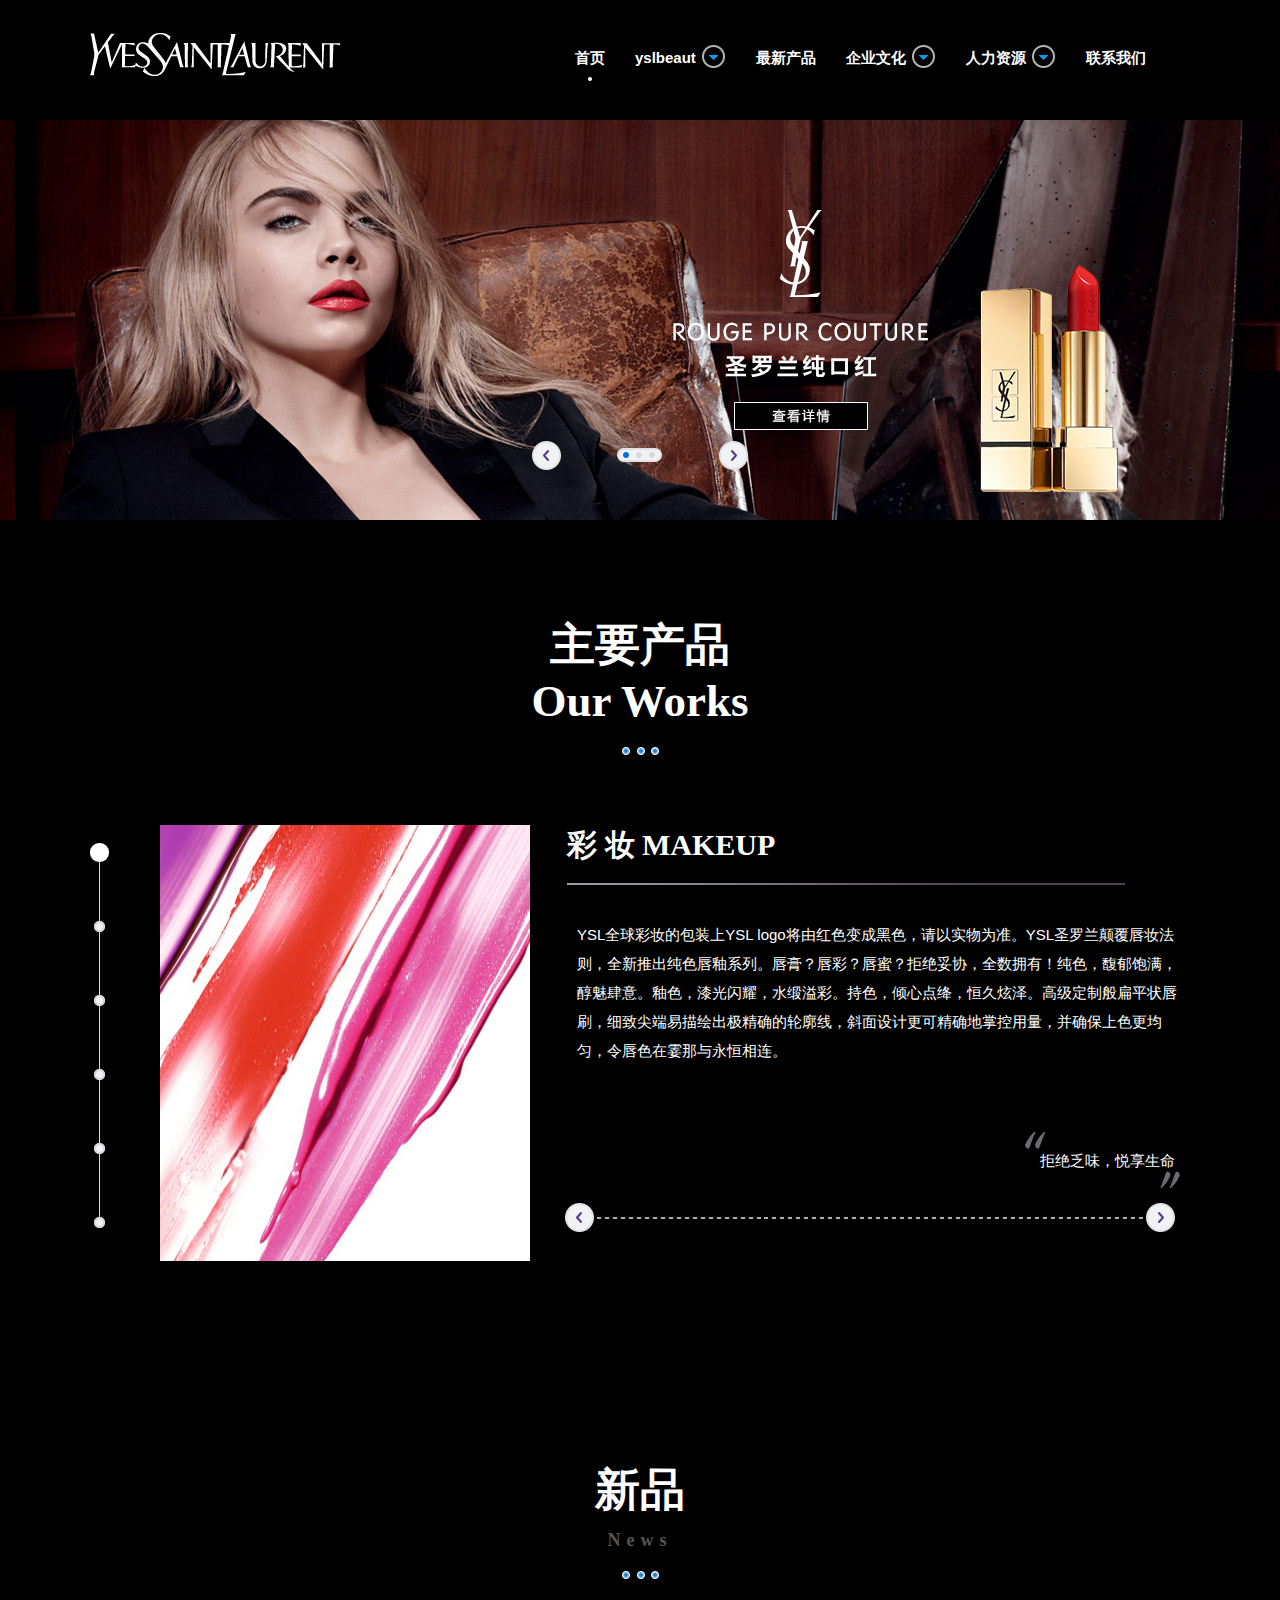
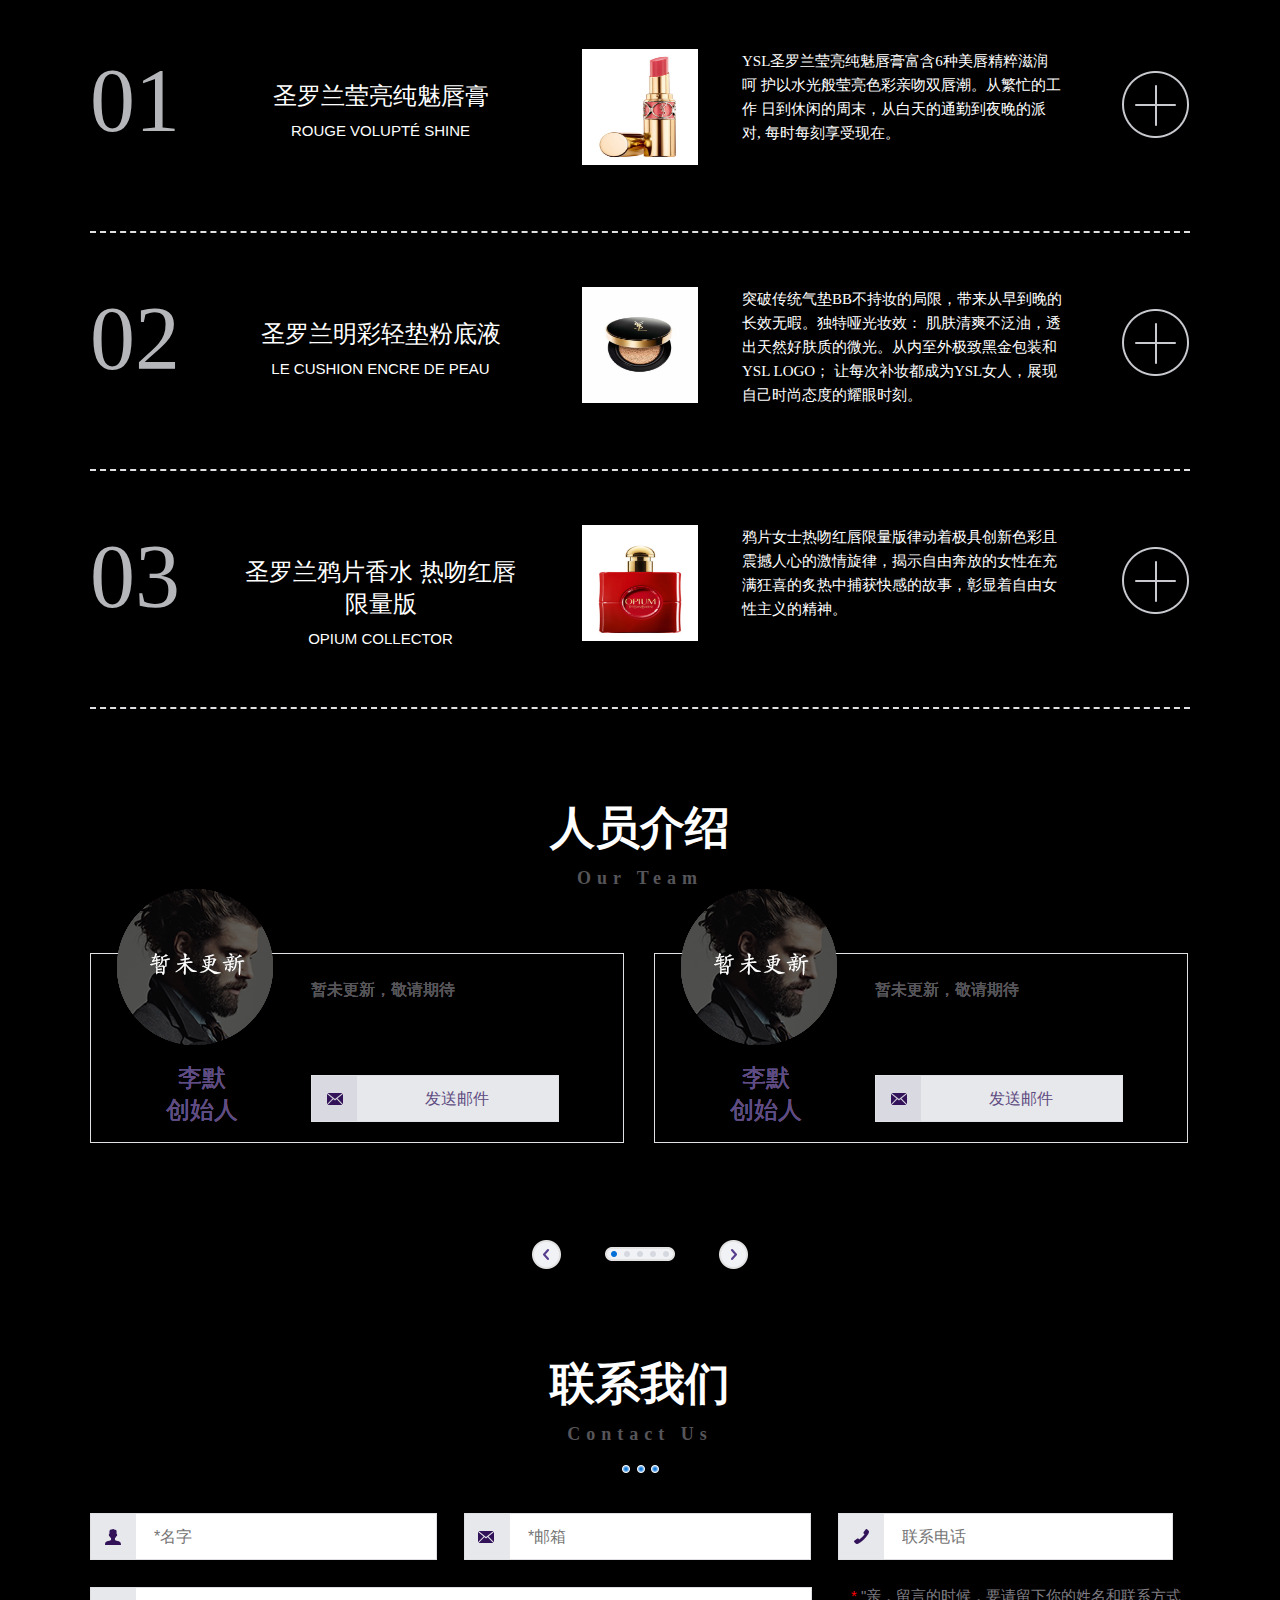
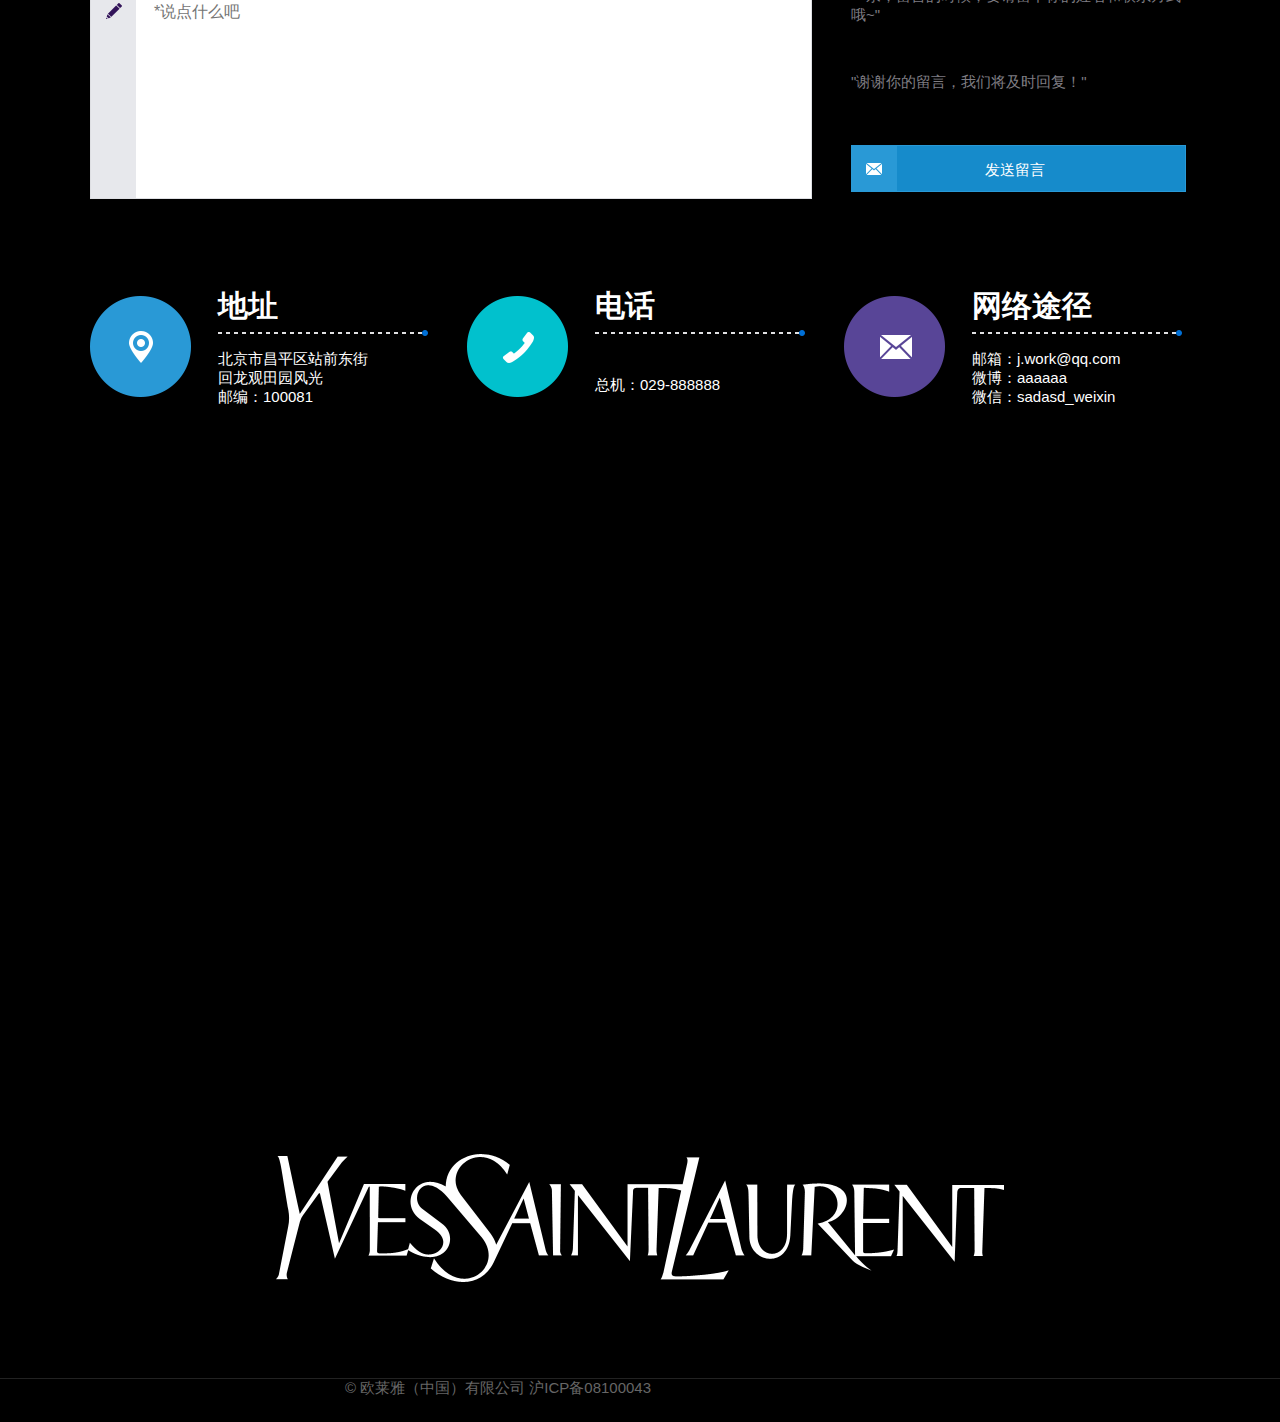
<file: index.html>
<!DOCTYPE html>
<html lang="en">
<head>
    <meta charset="UTF-8">
    <title>Title</title>
    <meta name="keyword" content="">
    <meta name="description" content="">
    <script src="js/jquery-1.8.3.min.js"></script>
    <script src="js/move.js"></script>
    <script src="js/index.js"></script>
    <script src="js/scrollTop.js"></script>
    <link rel="stylesheet" href="css/common.css">
    <link rel="stylesheet" href="css/animate.css">
    <link rel="stylesheet" href="css/index.css">
</head>
<body>
<div id="head" style="height: 120px;"></div>
<div class="ban-box">
    <div class="arrowbox">
        <div class="ban-btn">
            <div class="prev"></div>
            <div class="next"></div>
        </div>
        <div class="arrowcontent">
            <div class="l"></div>
            <div class="middle">
                <span class="now"></span>
                <span></span>
                <span></span>
            </div>
            <div class="r"></div>
        </div>
    </div>
    <div class="banner">
        <div class="ban b1" onclick="window.open('article.html?type=ysl&articleId=2','_self')"></div>
        <div class="ban b2" onclick="window.open('article.html?type=ysl&articleId=1','_self')"></div>
        <div class="ban b3" onclick="window.open('article.html?type=ysl&articleId=4','_self')"></div>
    </div>
</div>
<div class="ban-chanpin">
    <h1>主要产品</h1>
    <h2>Our Works</h2>
    <img src="images/three_points01.png" alt="">
    <div class="content-wrap">
        <div class="now-line">
            <div><i class="i-now"><span></span></i></div>
            <div><i><span></span></i></div>
            <div><i><span></span></i></div>
            <div><i><span></span></i></div>
            <div><i><span></span></i></div>
            <div><i><span></span></i></div>
        </div>
        <div class="connect-box">
            <div class="content con-now">
                <div>
                    <div class="connect-l"><img src="images/MAKEUP_BANNER.jpg" alt=""></div>
                    <div class="connect-r">
                        <h1>彩 妆 MAKEUP</h1>
                        <div class="connect-r-body">
                            <div class="body-top">
                                <p>YSL全球彩妆的包装上YSL
                                    logo将由红色变成黑色，请以实物为准。YSL圣罗兰颠覆唇妆法则，全新推出纯色唇釉系列。唇膏？唇彩？唇蜜？拒绝妥协，全数拥有！纯色，馥郁饱满，醇魅肆意。釉色，漆光闪耀，水缎溢彩。持色，倾心点绛，恒久炫泽。高级定制般扁平状唇刷，细致尖端易描绘出极精确的轮廓线，斜面设计更可精确地掌控用量，并确保上色更均匀，令唇色在霎那与永恒相连。</p>
                            </div>
                            <div class="tips">
                                <img src="images/yinhao_zuo.png" alt="">
                                <p>拒绝乏味，悦享生命</p>
                                <img src="images/yinhao_you.png" alt="">
                            </div>
                        </div>
                    </div>
                </div>
            </div>
            <div class="content">
                <div>
                    <div class="connect-l"><img src="images/OR_ROGUE_0705.jpg" alt=""></div>
                    <div class="connect-r">
                        <h1>护 肤 SKINCARE</h1>
                        <div class="connect-r-body">
                            <div class="body-top">
                                <p>圣罗兰专为底妆用户打造的护肤品，媲美保湿精华的卓越保湿功效，更能平整肤质，打造拥有至高质感的“丝缎肌”。
                                    创新“幻变爆水科技”让粉色凝露状“黑丝缎”在轻触瞬间幻化水感质地，尽享顺滑、滋润的涂抹体验；再推开，水分迅速被吸收，肌肤如同覆盖一层隐形黑丝缎，感受平滑、柔细的肌肤触感。
                                    搭配使用圣罗兰亮颜双效按摩刷，打造清爽哑光/缎面高光两种肌底。</p>
                            </div>
                            <div class="tips">
                                <img src="images/yinhao_zuo.png" alt="">
                                <p>拒绝乏味，悦享生命</p>
                                <img src="images/yinhao_you.png" alt="">
                            </div>
                        </div>


                    </div>
                </div>
            </div>
            <div class="content">
                <div>
                    <div class="connect-l"><img src="images/71cPBLaRV6L._SL1200_.jpg" alt=""></div>
                    <div class="connect-r">
                        <h1>香水 PERFUME</h1>
                        <div class="connect-r-body">
                            <div class="body-top">
                                <p>打开香水，一浪的柑橘和佛手柑香气，流露一阵丰腴的茉莉花香，再被辛辣的康乃馨激活起来。这些芬芳再由云呢拿、琥珀和广藿香狂热地唤醒，撩动灵欲，没药的催情美德打开狂喜。</p>
                            </div>
                        </div>
                        <div class="tips">
                            <img src="images/yinhao_zuo.png" alt="">
                            <p>拒绝乏味，悦享生命</p>
                            <img src="images/yinhao_you.png" alt="">
                        </div>
                    </div>

                </div>
            </div>
            <div class="content">
                <div>
                    <div class="connect-l"><img src="images/00bdd98e-ff66-493e-9a16-8a8d2b86afc6@r_1280w_1280h.jpg"
                                                alt=""></div>
                    <div class="connect-r">
                        <h1>圣罗兰气垫粉底液</h1>
                        <div class="connect-r-body">
                            <div class="body-top">
                                <p>
                                    突破传统气垫BB不持妆的局限，带来从早到晚的长效无暇。独特哑光妆效：肌肤清爽不泛油，透出天然好肤质的微光。从内至外极致黑金包装和YSL
                                    LOGO；让每次补妆都成为YSL女人，展现自己时尚态度的耀眼时刻。</p>
                            </div>
                        </div>
                        <div class="tips">
                            <img src="images/yinhao_zuo.png" alt="">
                            <p>拒绝乏味，悦享生命</p>
                            <img src="images/yinhao_you.png" alt="">
                        </div>

                    </div>
                </div>
            </div>
            <div class="content">
                <div>
                    <div class="connect-l"><img src="images/00030YSL.jpg" alt=""></div>
                    <div class="connect-r">
                        <h1>明星产品</h1>
                        <div class="connect-r-body">
                            <div class="body-top">
                                <p>
                                    “红色是一种宣言，是存在的证明，是女性气质充满张力的演绎。”圣罗兰纯口红，真正为优雅美丽高级定制的口红！融合纯正色彩、耀眼光泽和滋润质地于一身，赋予双唇丝缎般细腻与浓郁的色泽质感。金色方管高定设计，如珠宝般纯粹高贵。无论是身穿优雅晚装或时尚便服，圣罗兰纯口红都能搭配不同形象，成为隐藏于手袋内的一个美妆法宝。</p>
                            </div>
                        </div>

                        <div class="tips">
                            <img src="images/yinhao_zuo.png" alt="">
                            <p>学我所用、学以致用</p>
                            <img src="images/yinhao_you.png" alt="">
                        </div>

                    </div>
                </div>
            </div>
            <div class="content">
                <div>
                    <div class="connect-l"><img src="images/00130YSL_01.jpg" alt=""></div>
                    <div class="connect-r">
                        <h1>尊享礼盒</h1>
                        <div class="connect-r-body">
                            <div class="body-top">
                                <p>礼盒包含：</p>
                                <p>圣罗兰黑丝缎 40ml</p>
                                <p>圣罗兰气垫粉底液 14g（B10、B20色号可选）</p>
                                <p>圣罗兰方管口红迷你装 1#</p>
                                <p>圣罗兰定制化妆袋</p>
                                <p>礼盒价值 1140</p>
                            </div>
                        </div>

                        <div class="tips">
                            <img src="images/yinhao_zuo.png" alt="">
                            <p>学我所用、学以致用</p>
                            <img src="images/yinhao_you.png" alt="">
                        </div>

                    </div>
                </div>
            </div>
        </div>
        <div class="body-mid">
            <div class="body-mid-l"></div>
            <div class="body-mid-r"></div>
        </div>
    </div>
</div>
<div class="ban-chanpin yewu">
    <h1>新品</h1>
    <h2 style="color:#565559;margin-top:10px;font-size: 18px;letter-spacing: 6px">News</h2>
    <img src="images/three_points01.png" alt="">
    <div class="ywjieshao">
        <div class="ywcontent">
            <div class="ywcontent-top">
                <div class="ywcontent-num">01</div>
                <div class="ywcontent-title">
                    <h1>圣罗兰莹亮纯魅唇膏</h1>
                    <p>ROUGE VOLUPTÉ SHINE</p>
                </div>
                <div class="ywcontent-topimg">
                    <img src="images/L9344000U_815.jpg" alt="">
                </div>
                <div class="ywcontent-top-description">
                    <p>YSL圣罗兰莹亮纯魅唇膏富含6种美唇精粹滋润呵
                        护以水光般莹亮色彩亲吻双唇潮。从繁忙的工作
                        日到休闲的周末，从白天的通勤到夜晚的派对, 每时每刻享受现在。</p>
                </div>
                <div class="xiangxi"></div>
            </div>
            <div class="ywcontent-bot">
                <p>YSL圆管唇膏中含有大量的精华保湿成分( 6种美唇保养精粹), 由于温度较大的变化会产生少许的水珠, 属于正常的物理现象, 不会影响唇膏的质量和使用效果, 完全不必担心。</p>
            </div>
        </div>
        <div class="ywcontent">
            <div class="ywcontent-top">
                <div class="ywcontent-num">02</div>
                <div class="ywcontent-title">
                    <h1>圣罗兰明彩轻垫粉底液</h1>
                    <p>LE CUSHION ENCRE DE PEAU</p>
                </div>
                <div class="ywcontent-topimg">
                    <img src="images/F6599100U_01.jpg" alt="">
                </div>
                <div class="ywcontent-top-description">
                    <p>突破传统气垫BB不持妆的局限，带来从早到晚的长效无暇。独特哑光妆效：
                        肌肤清爽不泛油，透出天然好肤质的微光。从内至外极致黑金包装和YSL LOGO；
                        让每次补妆都成为YSL女人，展现自己时尚态度的耀眼时刻。</p>
                </div>
                <div class="xiangxi"></div>
            </div>
            <div class="ywcontent-bot">
                <p>B10 象牙白色 适合皮肤天生极度白皙的女生</p>
                <p>B20 透亮白色 全亚洲最热卖色号适合大部分消费者 打造透亮白皙的妆效（主推色号）</p>
                <p>B30 适合自然肤色，并追求自然妆感的女生</p>
                <p>B40 适合健康小麦肤色的女生</p>

            </div>
        </div>
        <div class="ywcontent">
            <div class="ywcontent-top">
                <div class="ywcontent-num">03</div>
                <div class="ywcontent-title">
                    <h1>圣罗兰鸦片香水 热吻红唇限量版</h1>
                    <p>OPIUM COLLECTOR</p>
                </div>
                <div class="ywcontent-topimg">
                    <img src="images/L8928400U_01.jpg" alt="">
                </div>
                <div class="ywcontent-top-description">
                    <p>鸦片女士热吻红唇限量版律动着极具创新色彩且震撼人心的激情旋律，揭示自由奔放的女性在充满狂喜的炙热中捕获快感的故事，彰显着自由女性主义的精神。</p>

                </div>
                <div class="xiangxi"></div>
            </div>
            <div class="ywcontent-bot">
                <p>打开香水，一浪的柑橘和佛手柑香气，流露一阵丰腴的茉莉花香，再被辛辣的康乃馨激活起来。这些芬芳再由云呢拿、琥珀和广藿香狂热地唤醒，撩动灵欲，没药的催情美德打开狂喜。</p>
            </div>
        </div>
    </div>
</div>
<div class="ban-chanpin team">
    <h1 style="margin-top:0 ">人员介绍</h1>
    <h2 style="color:#565559;margin-top:10px;font-size: 18px;letter-spacing: 6px">Our Team</h2>
    <div class="team-connect">
        <div class="teammove-box">
            <div class="teammove">
                <div class="teammove2box">
                    <div class="teammove1box">
                        <div class="headingimg">
                            <img src="images/team_img01.png" alt="">
                            <a href=""></a>
                        </div>
                        <div class="teamname">
                            <div>李默</div>
                            <div>创始人</div>
                        </div>
                        <div class="teamdescription">暂未更新，敬请期待</div>
                        <div class="teamemail">
                            <a href="">
                                <i></i>
                                <span>发送邮件</span>
                            </a>
                        </div>

                    </div>
                    <div class="teammove1box">
                        <div class="headingimg">
                            <img src="images/team_img01.png" alt="">
                            <a href=""></a>
                        </div>
                        <div class="teamname">
                            <div>李默</div>
                            <div>创始人</div>
                        </div>
                        <div class="teamdescription">暂未更新，敬请期待</div>
                        <div class="teamemail">
                            <a href="">
                                <i></i>
                                <span>发送邮件</span>
                            </a>
                        </div>

                    </div>
                </div>
            </div>
            <div class="teammove">
                <div class="teammove2box">
                    <div class="teammove1box">
                        <div class="headingimg">
                            <img src="images/team_img01.png" alt="">
                            <a href=""></a>
                        </div>
                        <div class="teamname">
                            <div>李默</div>
                            <div>创始人</div>
                        </div>
                        <div class="teamdescription">暂未更新，敬请期待</div>
                        <div class="teamemail">
                            <a href="">
                                <i></i>
                                <span>发送邮件</span>
                            </a>
                        </div>

                    </div>
                    <div class="teammove1box">
                        <div class="headingimg">
                            <img src="images/team_img01.png" alt="">
                            <a href=""></a>
                        </div>
                        <div class="teamname">
                            <div>李默</div>
                            <div>创始人</div>
                        </div>
                        <div class="teamdescription">暂未更新，敬请期待</div>
                        <div class="teamemail">
                            <a href="">
                                <i></i>
                                <span>发送邮件</span>
                            </a>
                        </div>

                    </div>
                </div>
            </div>
            <div class="teammove">
                <div class="teammove2box">
                    <div class="teammove1box">
                        <div class="headingimg">
                            <img src="images/team_img01.png" alt="">
                            <a href=""></a>
                        </div>
                        <div class="teamname">
                            <div>李默</div>
                            <div>创始人</div>
                        </div>
                        <div class="teamdescription">暂未更新，敬请期待</div>
                        <div class="teamemail">
                            <a href="">
                                <i></i>
                                <span>发送邮件</span>
                            </a>
                        </div>

                    </div>
                    <div class="teammove1box">
                        <div class="headingimg">
                            <img src="images/team_img01.png" alt="">
                            <a href=""></a>
                        </div>
                        <div class="teamname">
                            <div>李默</div>
                            <div>创始人</div>
                        </div>
                        <div class="teamdescription">暂未更新，敬请期待</div>
                        <div class="teamemail">
                            <a href="">
                                <i></i>
                                <span>发送邮件</span>
                            </a>
                        </div>

                    </div>
                </div>
            </div>
            <div class="teammove">
                <div class="teammove2box">
                    <div class="teammove1box">
                        <div class="headingimg">
                            <img src="images/team_img01.png" alt="">
                            <a href=""></a>
                        </div>
                        <div class="teamname">
                            <div>李默</div>
                            <div>创始人</div>
                        </div>
                        <div class="teamdescription">暂未更新，敬请期待</div>
                        <div class="teamemail">
                            <a href="">
                                <i></i>
                                <span>发送邮件</span>
                            </a>
                        </div>

                    </div>
                    <div class="teammove1box">
                        <div class="headingimg">
                            <img src="images/team_img01.png" alt="">
                            <a href=""></a>
                        </div>
                        <div class="teamname">
                            <div>李默</div>
                            <div>创始人</div>
                        </div>
                        <div class="teamdescription">暂未更新，敬请期待</div>
                        <div class="teamemail">
                            <a href="">
                                <i></i>
                                <span>发送邮件</span>
                            </a>
                        </div>

                    </div>
                </div>
            </div>
            <div class="teammove">
                <div class="teammove2box">
                    <div class="teammove1box">
                        <div class="headingimg">
                            <img src="images/team_img01.png" alt="">
                            <a href=""></a>
                        </div>
                        <div class="teamname">
                            <div>李默</div>
                            <div>创始人</div>
                        </div>
                        <div class="teamdescription">暂未更新，敬请期待</div>
                        <div class="teamemail">
                            <a href="">
                                <i></i>
                                <span>发送邮件</span>
                            </a>
                        </div>

                    </div>
                    <div class="teammove1box">
                        <div class="headingimg">
                            <img src="images/team_img01.png" alt="">
                            <a href=""></a>
                        </div>
                        <div class="teamname">
                            <div>李默</div>
                            <div>创始人</div>
                        </div>
                        <div class="teamdescription">暂未更新，敬请期待</div>
                        <div class="teamemail">
                            <a href="">
                                <i></i>
                                <span>发送邮件</span>
                            </a>
                        </div>

                    </div>
                </div>
            </div>
        </div>
        <div class="arrowbox teamarrowbox">
            <div class="ban-btn">
                <div class="team-connect-prev"></div>
                <div class="team-connect-next"></div>
            </div>
            <div class="arrowcontent" style="margin-left: -35px">
                <div class="team-connectl"></div>
                <div class="team-connect-middle">
                    <span class="now"></span>
                    <span></span>
                    <span></span>
                    <span></span>
                    <span></span>
                </div>
                <div class="team-connectr"></div>
            </div>
        </div>
    </div>
</div>
<div class="ban-chanpin contact">
    <h1 style="margin-top:0 ">联系我们</h1>
    <h2 style="color:#565559;margin-top:10px;font-size: 18px;letter-spacing: 6px">Contact Us</h2>
    <img style="margin-top:20px;margin-bottom:40px;" src="images/three_points01.png" alt="">
    <div class="inpbox">
        <form>
            <div class="inputbox">
                <i></i>
                <input type="text" placeholder="*名字">
            </div>
            <div class="inputbox">
                <i style="background-position:-31px 14px"></i>
                <input type="text" placeholder="*邮箱">
            </div>
            <div class="inputbox" style="width: 333px;margin-right:0;">
                <i style="background-position:-79px 14px"></i>
                <input type="text" placeholder="联系电话">
            </div>
            <div class="inputbox tarea">
                <i style="background-position:-128px 14px"></i>
                <textarea placeholder="*说点什么吧"></textarea>
            </div>
            <div class="state">
                <span style="color: red">*</span>
                "亲，留言的时候，要请留下你的姓名和联系方式哦~"
            </div>
            <div class="state" style="height: 72px;">
                "谢谢你的留言，我们将及时回复！"
            </div>
            <div class="inputbox leavemessage">
                <i></i>
                <span>发送留言</span>
            </div>
        </form>
    </div>
    <div class="contact-ways">
        <div class="wayone">
            <img src="images/lianxi_icon01.png" alt="">
            <div class="wayconnect">
                <h1>地址</h1>
                <p>北京市昌平区站前东街</p>
                <p>回龙观田园风光</p>
                <p>邮编：100081</p>
            </div>
        </div>
        <div class="wayone" style="margin: 50px 32px 0;">
            <img src="images/lianxi_icon02.png" alt="">
            <div class="wayconnect">
                <h1>电话</h1>
                <p style="margin-top: 40px;">总机：029-888888</p>
            </div>
        </div>
        <div class="wayone">
            <img src="images/lianxi_icon03.png" alt="">
            <div class="wayconnect">
                <h1>网络途径</h1>
                <p>邮箱：j.work@qq.com</p>
                <p>微博：aaaaaa</p>
                <p>微信：sadasd_weixin</p>
            </div>
        </div>
    </div>


</div>
<div>
    <script type="text/javascript" src="http://api.map.baidu.com/api?v=2.0&ak=3qkFf2G2rUbWKsNYmc2dDvL7"></script>
    <div style="width:100%;height:550px;font-size:12px" id="map"></div>

    <script type="text/javascript">
        //创建和初始化地图函数：
        function initMap() {
            createMap();//创建地图
            setMapEvent();//设置地图事件
            addMapControl();//向地图添加控件
            addMapOverlay();//向地图添加覆盖物
        }
        function createMap() {
            map = new BMap.Map("map");
            map.centerAndZoom(new BMap.Point(116.602198, 40.047749), 15);
        }
        function setMapEvent() {
//            map.enableScrollWheelZoom();
            map.enableKeyboard();
            map.enableDragging();
            map.enableDoubleClickZoom()
        }
        function addClickHandler(target, window) {
            target.addEventListener("click", function () {
                target.openInfoWindow(window);
            });
        }
        function addMapOverlay() {
            var markers = [
                {
                    content: "我的备注",
                    title: "home",
                    imageOffset: {width: -46, height: -21},
                    position: {lat: 40.047915, lng: 116.601982}
                }
            ];
            for (var index = 0; index < markers.length; index++) {
                var point = new BMap.Point(markers[index].position.lng, markers[index].position.lat);
                var marker = new BMap.Marker(point, {
                    icon: new BMap.Icon("http://api.map.baidu.com/lbsapi/createmap/images/icon.png", new BMap.Size(20, 25), {
                        imageOffset: new BMap.Size(markers[index].imageOffset.width, markers[index].imageOffset.height)
                    })
                });
                var label = new BMap.Label(markers[index].title, {offset: new BMap.Size(25, 5)});
                var opts = {
                    width: 200,
                    title: markers[index].title,
                    enableMessage: false
                };
                var infoWindow = new BMap.InfoWindow(markers[index].content, opts);
                marker.setLabel(label);
                addClickHandler(marker, infoWindow);
                map.addOverlay(marker);
            }
            ;
        }
        //向地图添加控件
        function addMapControl() {
            var scaleControl = new BMap.ScaleControl({anchor: BMAP_ANCHOR_BOTTOM_LEFT});
            scaleControl.setUnit(BMAP_UNIT_IMPERIAL);
            map.addControl(scaleControl);
            var navControl = new BMap.NavigationControl({
                anchor: BMAP_ANCHOR_TOP_LEFT,
                type: BMAP_NAVIGATION_CONTROL_LARGE
            });
            map.addControl(navControl);
            var overviewControl = new BMap.OverviewMapControl({anchor: BMAP_ANCHOR_BOTTOM_RIGHT, isOpen: true});
            map.addControl(overviewControl);
        }
        var map;
        initMap();
    </script>
</div>
<!--返回顶部-->
<div class="fixed_tip" id="scrollTop_wrap">
    <div class="scroll_top" id="scrollTop"></div>
    <div class="fixed_contactus"></div>
</div>
<div id="foot"></div>
</body>
</html>
</file>
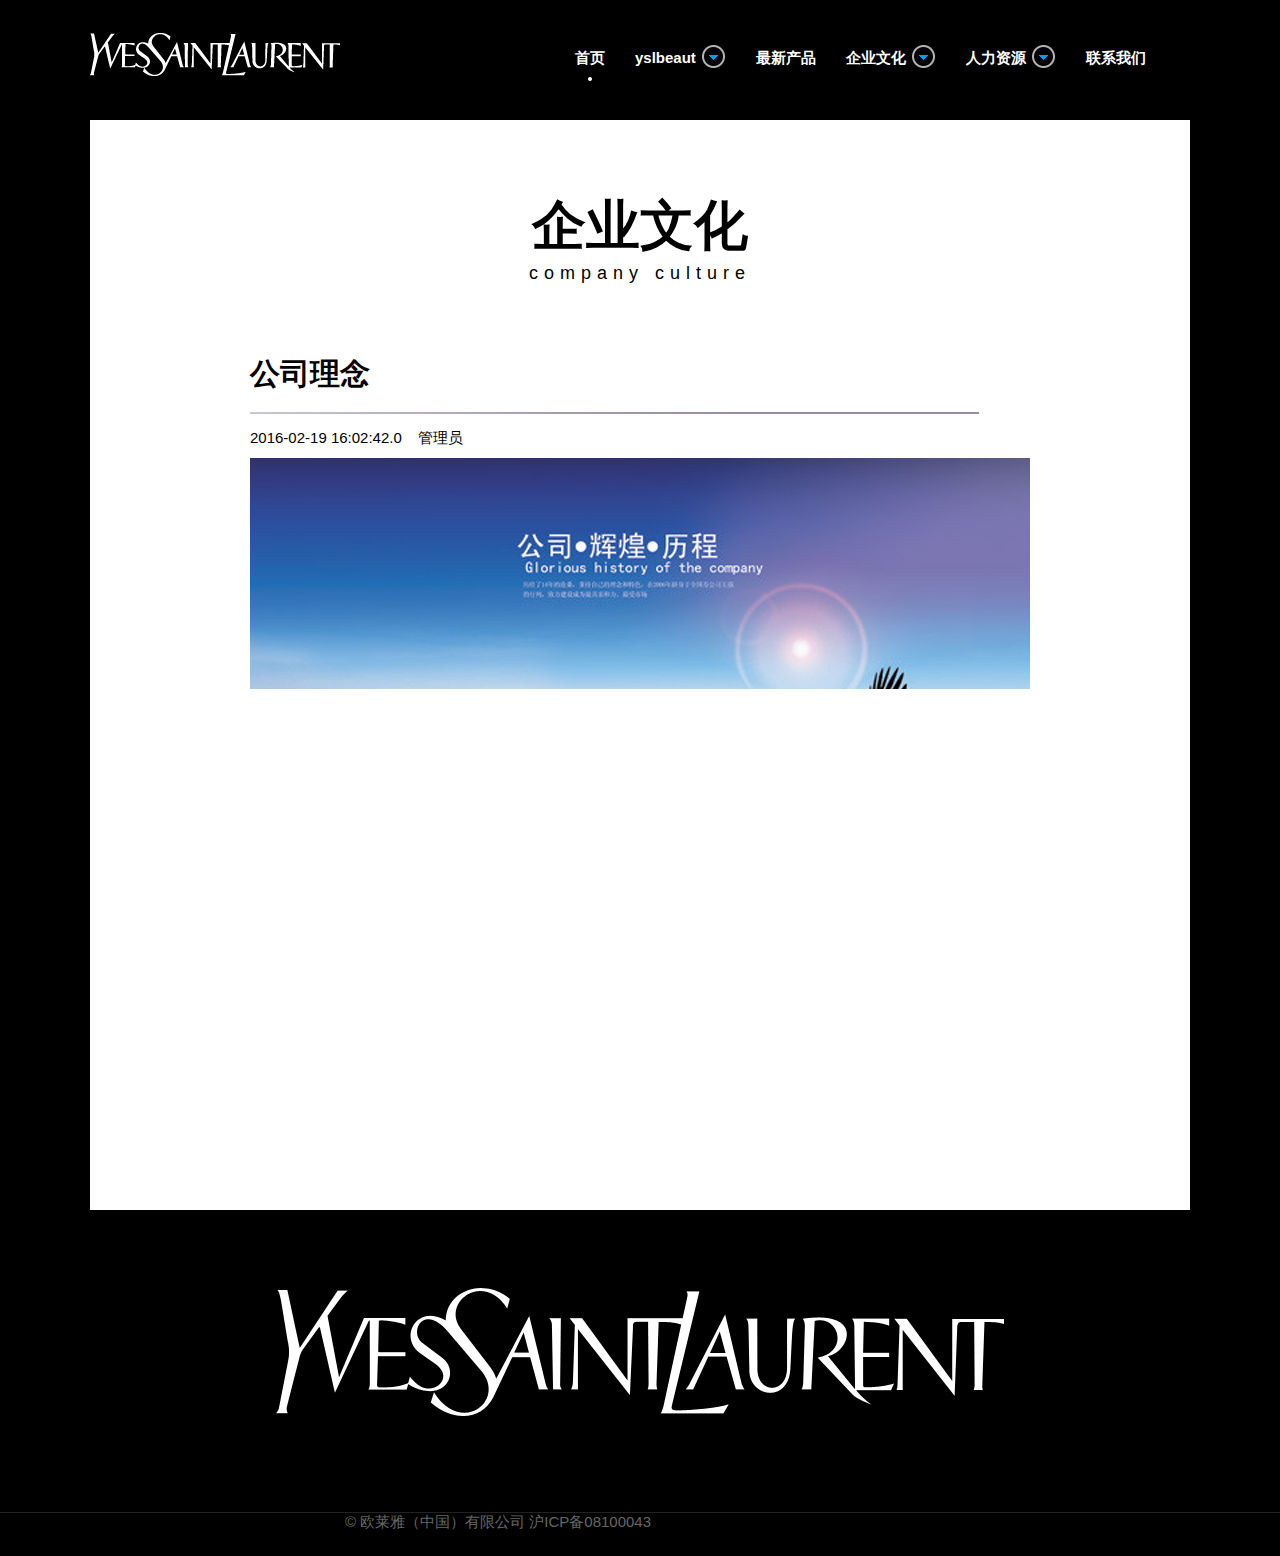
<file: article.html>
<!DOCTYPE html>
<html lang="en">
<head>
    <meta charset="UTF-8">
    <title>Title</title>
    <script src="js/jquery-1.8.3.min.js"></script>
    <script src="js/articleData.js"></script>
    <link rel="stylesheet" href="css/article.css">
    <link rel="stylesheet" href="css/common.css">
</head>
<body>
<div id="head"></div>



<div class="content">
    <h1 class="title" id="typeTitle">企业文化</h1>
    <h2 id="typeEntitle">company culture</h2>
    <h1 class="title-list" id="articleTitle">公司理念</h1>
    <div class="auther">
        <span id="updateTime">2016-02-19 16:02:42.0</span>
        &nbsp;&nbsp;
        <span id="author">管理员</span>
    </div>
    <div class="article">
        <div class="articleimg"><img src="images/article_image05.jpg" alt="" id="cover"></div>
        <div class="article-con" id="content"></div>
    </div>


</div>


<div id="foot"></div>
</body>
<script>
    var GLOBAL = GLOBAL || {};
    $(function () {
        $('#head').load('header.html')
        $('#foot').load('footer.html')


        GLOBAL.articlType = getUrlParams("type");
        GLOBAL.articleId = getUrlParams("articleId");



        loadArticleDetail();

    })



    function loadArticleDetail(){
        //先ajax请求数据，然后就行下面的操作，此处数据先写好在了articleData.js里，可以直接使用，格式和服务器返回的json一致。
        if(getUrlParams("type")){
            var result = articleData[getUrlParams("type")+getUrlParams("articleId")]; //此数据在articleData.js里
            $("#typeTitle").html(result.data.typeTitle);
            $("#typeEntitle").html(result.data.typeEntitle);
            $('#articleTitle').text(result.data.title);
            $('#updateMony').text(result.data.updateAt);
            $('#cover').attr("src",result.data.coverImg);
            $('#author').text(result.data.creatByFullName);
            $('#content').html(result.data.content);
        }

    }

    //获取页面url传过来的参数
    function getUrlParams(name){
        var reg = new RegExp("(^|&)"+ name +"=([^&]*)(&|$)");
        var r = window.location.search.substr(1).match(reg);
        if(r!=null)
            return  r[2];
        else
            return "";
    }
</script>
</html>
</file>
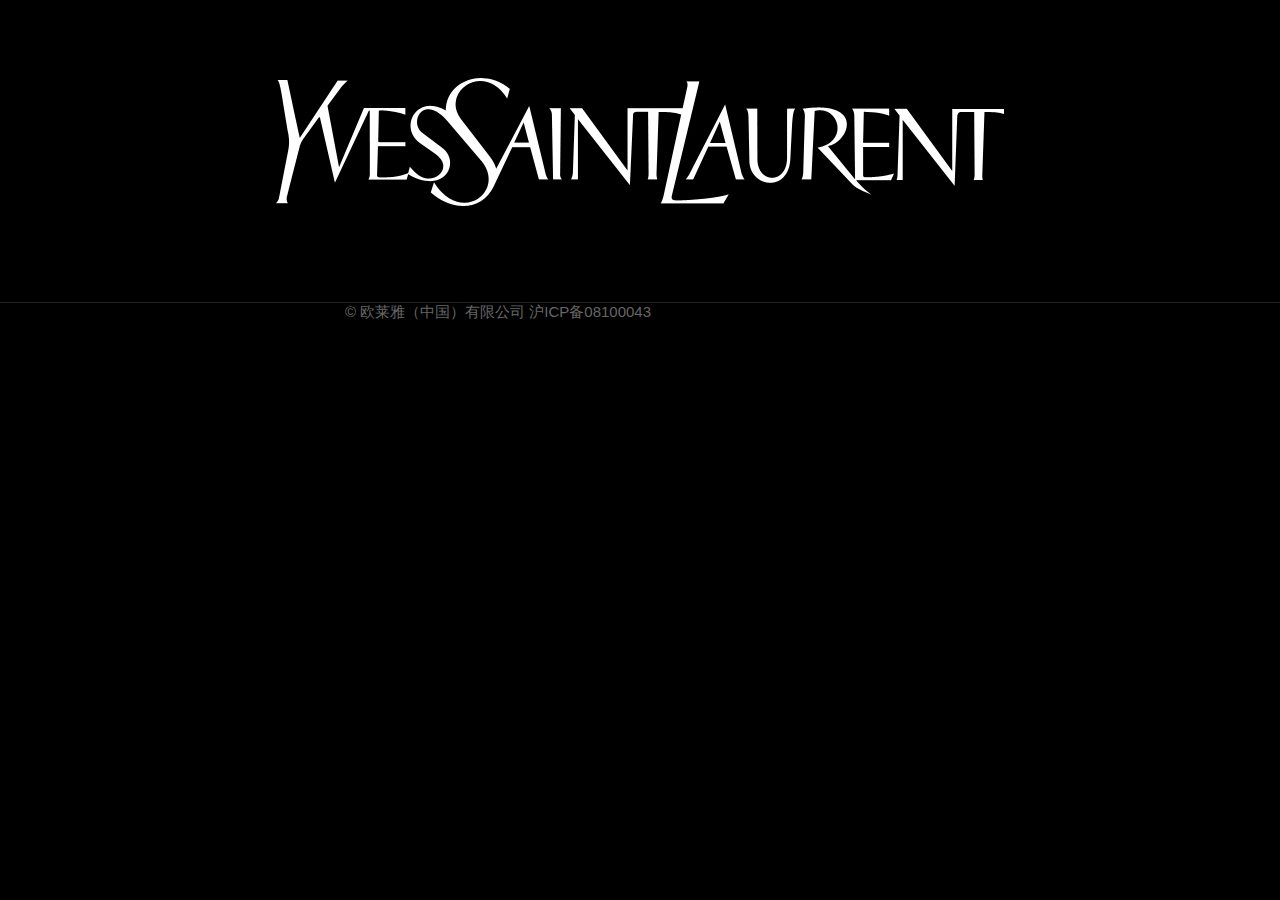
<file: footer.html>
<!DOCTYPE html>
<html lang="en">
<head>
    <meta charset="UTF-8">
    <title>Title</title>
    <link rel="stylesheet" href="css/foot.css">
    <link rel="stylesheet" href="css/common.css">
</head>
<body>

<div class="foot">
    <div class="footbox">
        <img src="images/logo-footer.png" alt="">
    </div>
    <div class="footctn">
            <div><span>© 欧莱雅（中国）有限公司  沪ICP备08100043</span></div>
    </div>
</div>
</body>
</html>
</file>
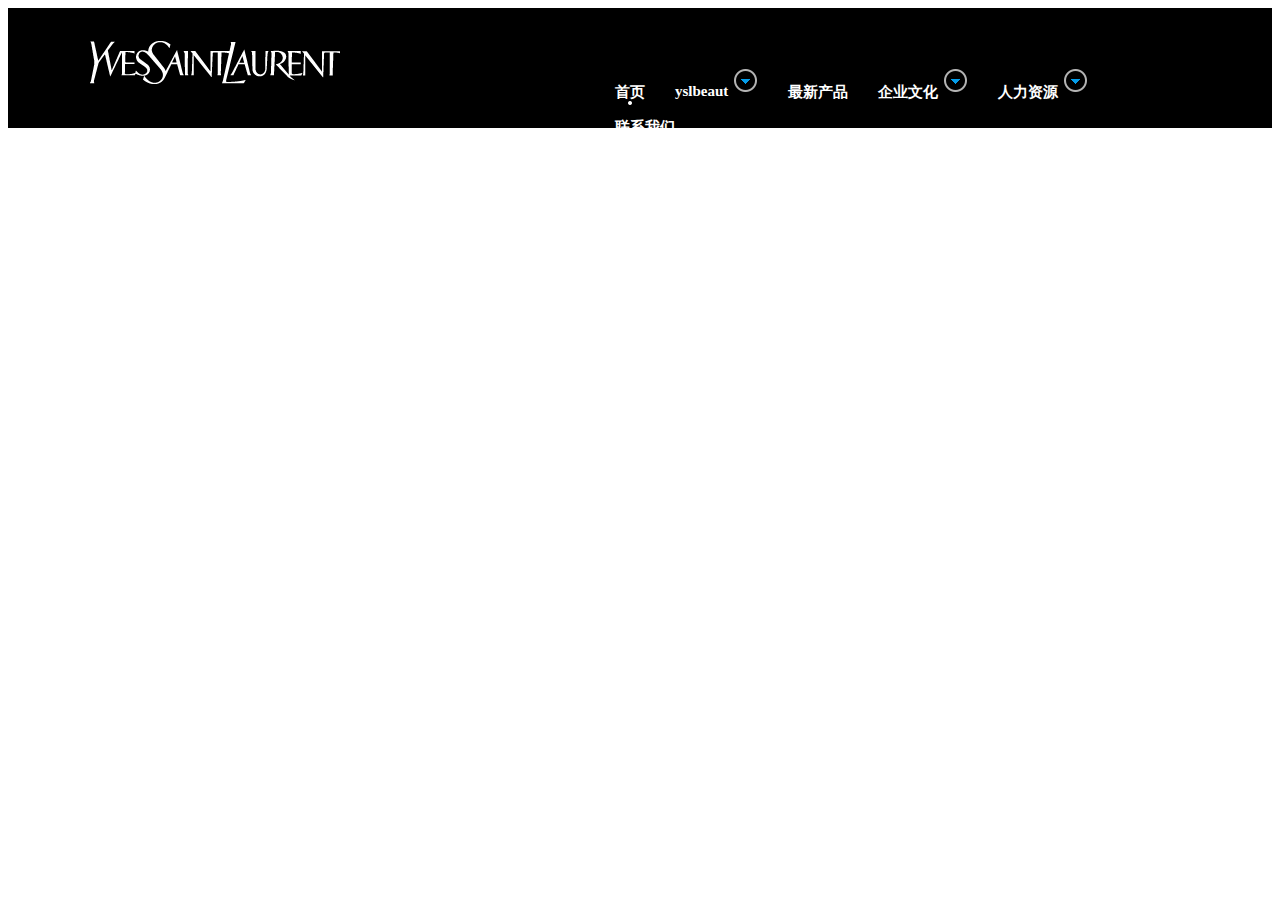
<file: header.html>
<!DOCTYPE html>
<html lang="en">
<head>
    <meta charset="UTF-8">
    <title>Title</title>
    <link rel="stylesheet" href="css/head.css">
</head>
<body>
<div class="box">
    <div class="nav">
        <div></div>
        <div>
            <ul>
                <li style="background:url(images/nav_now_bg.png)center 28px no-repeat">
                    <h1 onclick="window.open('index.html','_self')">首页</h1>
                </li>
                <li>
                        <h1 onclick="window.open('ysl概述.html','_self')">yslbeaut</h1>
                    <img src="images/nav_xiajiantou.png" alt="">
                   <ul class="nav-ul">
                       <li onclick="window.open('ysl概述.html','_self')">主页</li>
                       <li onclick="window.open('ysl概述.html#1')">概述</li>
                       <li onclick="window.open('ysl概述.html#2')">产品展示</li>
                       <li onclick="window.open('ysl概述.html#3')">产品介绍</li>
                       <li onclick="window.open('ysl概述.html#4')">二维码</li>
                       <li onclick="window.open('ysl概述.html#5')">联系客服</li>
                   </ul>
                </li>
                <li><h1 onclick="window.open('ysl动态.html?type=ysl','_self')">最新产品</h1></li>
                <li>
                    <h1>企业文化</h1>
                    <img src="images/nav_xiajiantou.png" alt="">
                    <ul class="nav-ul">
                        <li onclick="window.open('article.html?type=companyIdea')">公司理念</li>
                        <li onclick="window.open('article.html?type=companyCulture')">公司文化</li>
                        <li onclick="window.open('article.html?type=companyEnvironment')">公司氛围</li>
                    </ul>
                </li>
                <li>
                    <h1>人力资源</h1>
                    <img src="images/nav_xiajiantou.png" alt="">
                    <ul class="nav-ul">
                        <li onclick="window.open('article.html?type=talents')">人才理念</li>
                        <li onclick="window.open('article.html?type=team')">团队介绍</li>
                    </ul>
                </li>
                <li><h1 onclick="window.open('article.html?type=telUs')">联系我们</h1></li>
            </ul>
        </div>
    </div>
</div>
</body>
<script src="js/jquery-1.8.3.min.js"></script>
<script src="js/move.js"></script>
<script>
    $(function(){
    $('.nav div:nth-of-type(2)>ul>li').hover(function(){
        $(this).children('.nav-ul').stop().slideDown(600,'elasticOut');
        $(this).children('img').attr('src','images/nav_xiajiantou_hover.png')

    },function(){
        $(this).children('.nav-ul').stop().slideUp(100);
        $(this).children('img').attr('src','images/nav_xiajiantou.png')
    })
    })
</script>
</html>
</file>
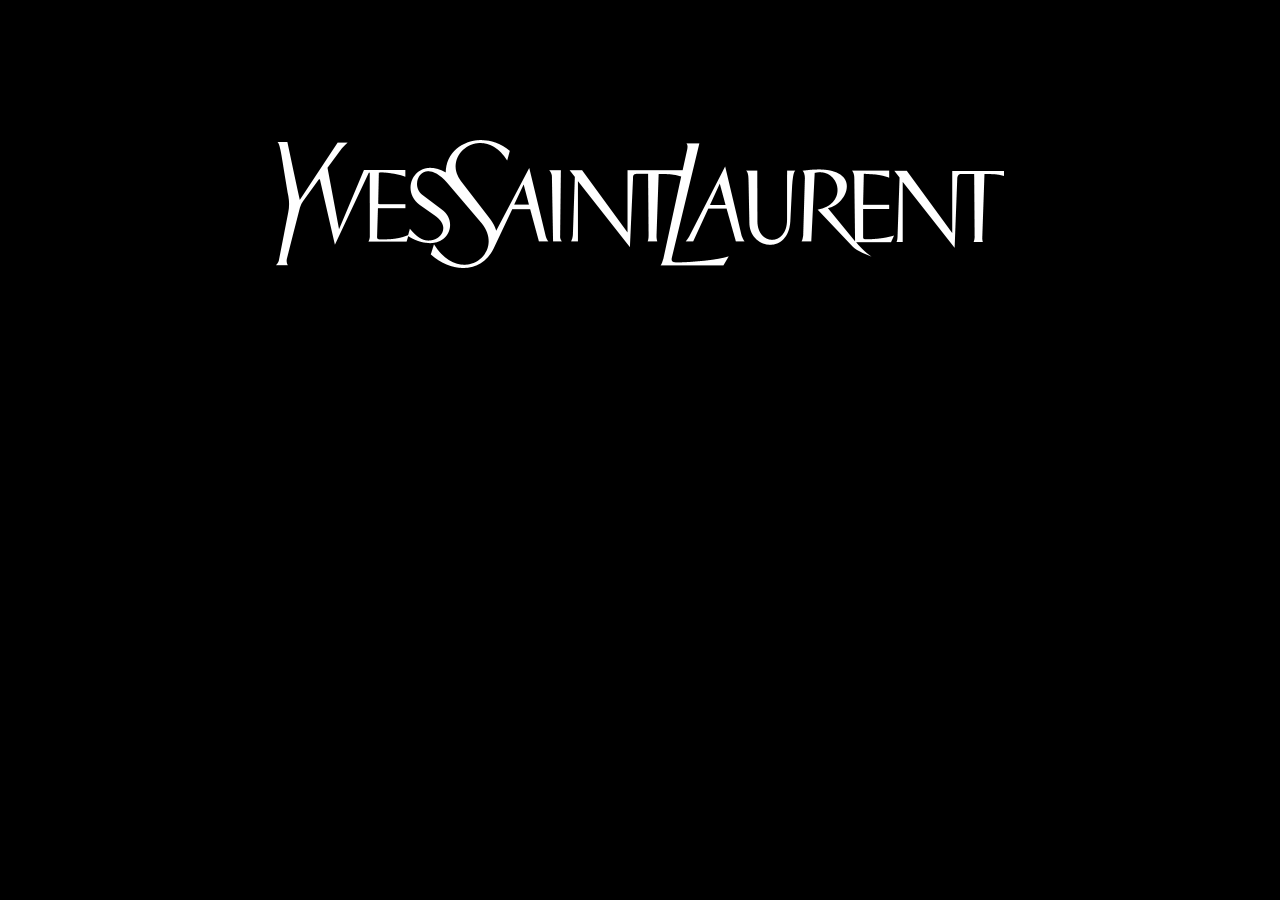
<file: ysl概述.html>
<!DOCTYPE html>
<html lang="en">
<head>
    <meta charset="UTF-8">
    <title>Title</title>
    <script src="js/jquery-1.8.3.min.js"></script>
    <script src="js/move.js"></script>
    <link rel="stylesheet" href="css/animate.css">
    <link rel="stylesheet" href="css/common.css">
    <link rel="stylesheet" href="css/ysl概述.css">
</head>
<body>
<div class="headerbox">
    <div class="head">
        <div class="logo">
            <img src="images/logo.png" alt="" onclick="window.location.reload()">
        </div>
        <div class="headnav">
            <div class="now"><h1>概述</h1></div>
            <div><h1>产品展示</h1></div>
            <div><h1>产品介绍</h1></div>
            <div><h1>二维码</h1></div>
            <div><h1>联系客服</h1></div>
            <div><h1 onclick="window.open('index.html','_self')">返回主页</h1></div>
        </div>
    </div>
</div>
<div class="connectbox">
    <div class="connect">
        <div class="mokuai1 mu">
            <div class="imgxiaoniao"></div>
            <p style="font-size: 44px;">圣罗兰</p>
            <p>Yves Saint laurent</p>
            <div class="ems">
                <img src="images/aboutxiaoniao/yinhao1_zuo.png" alt="" >
                <span>拒绝乏味，悦享生命</span>
                <img src="images/aboutxiaoniao/yinhao1_you.png" alt="">
            </div>
            <p>YSL圣罗兰美妆，为您提供尊享礼盒，高级定制包装，是您馈赠亲友的精致选择。</p>
            <p>YSL圣罗兰尊享</p>
            <div class="donext"></div>
        </div>
        <div class="mokuai2 mu">
            <div class="mokuai2arrow l"></div>
            <div class="mokuai2arrow r" style="right:60px;"></div>
            <div class="mk2box" style="left:0;">
                <div class="mokuai2l">
                    <h1>概述</h1>
                    <div class="ems">
                        <img src="images/aboutxiaoniao/yinhao2_zuo.png" alt="" style="left: -35px">
                        <span style="font-size: 18px;">五十三年前成立于巴黎。创始人伊夫圣洛朗最开始为迪奥公司设计时装，后成立自己的品牌，前卫而古典，至今品牌的旗舰产品仍然是昂贵的高级时装，品牌产品中包括时装，香水、饰品、鞋帽,、护肤化妆品及香烟等。</span>
                        <img src="images/aboutxiaoniao/yinhao2_you.png" alt="" style="right:-32px;top: 65px;">
                    </div>
                    <div class="mokuai2ctn">
                        <img src="images/dcc451da81cb39dbe7e1d50ed2160924ab183040.jpg" alt="">
                        <img src="images/2014052105202028.jpg" alt="">
                        <img src="images/ffad9863e186cea6ffda4e8f2099c31f.jpg" alt="">
                    </div>
                </div>
                <div class="mokuai2m"></div>
                <div class="mokuai2r"></div>
            </div>
        </div>
        <div class="mokuai3 mu">
            <h1>以往产品</h1>
            <div class="breathlight-top">
                <div>
                    <img src="images/aboutxiaoniao/jiazhi_border_11.png" alt="">
                    <img class="breath" src="images/aboutxiaoniao/jiazhi_border_12.png" alt="">
                </div>
                <div style="float: right;">
                    <img src="images/aboutxiaoniao/jiazhi_border_21.png" alt="">
                    <img class="breath" src="images/aboutxiaoniao/jiazhi_border_22.png" alt="">
                </div>

            </div>
            <div class="mokuai3ctn">
                <div class="mkctn">
                    <div class="mkctnnum">No.1</div>
                    <p>帮助企业转变为学习型组织，促进全员持续学习；</p>
                </div>
                <div class="mkctn">
                    <div class="mkctnnum">No.2</div>
                    <p>加速企业内部知识的传播，提高管理、操作和经验技巧的传承；</p>
                </div>
                <div class="mkctn">
                    <div class="mkctnnum">No.3</div>
                    <p>营造企业比拼式学习氛围，挖掘实战精华</p>
                </div>
                <div class="mkctn">
                    <div class="mkctnnum">No.4</div>
                    <p>降低企业培训的时间和金钱成本 ，提高培训效率和培训质量；</p>
                </div>
                <div class="mkctn">
                    <div class="mkctnnum">No.5</div>
                    <p>增加凝聚力，提高员工的忠诚度，做到“上下同欲”；</p>
                </div>
                <div class="mkctn">
                    <div class="mkctnnum">No.6</div>
                    <p>增强企业供应商、经销商的知识技能的提高，形成“供应链学习模式”；</p>
                </div>
            </div>
            <div class="breathlight-top">
                <div>
                    <img src="images/aboutxiaoniao/jiazhi_border_31.png" alt="">
                    <img class="breath" src="images/aboutxiaoniao/jiazhi_border_32.png" alt="">
                </div>
                <div style="float: right;">
                    <img src="images/aboutxiaoniao/jiazhi_border_41.png" alt="">
                    <img class="breath" src="images/aboutxiaoniao/jiazhi_border_42.png" alt="">
                </div>

            </div>
        </div>
        <div class="mokuai4 mu">
            <div class="mk4box">
                <h1>产品介绍</h1>
                <div class="mk4ctnbox">
                    <div class="mk4ctn">
                        <div>
                            <p>
                                “小鸟掌学”云平台是一套完整的专家知识、学习管理、监督考核系统。首先根据企业和员工的特性，抓取学习需求，然后从“平台学习库、行业学习库和企业内训库”中调出教学资源，按学习计划“推送”任务给每一位员工，并对学习过程进行监管，对学习效果进行评估，根据学习情况调整学习计划，不断优化员工的职业生涯。</p>
                            <p>“小鸟掌学”主要基于智能手机平台进行学习。针对性、趣味性、创新性的学习方式有助于员工建立学习兴趣，将学习与趣味相结合，提高学习吸收率。提高员工技能，增加企业效益。</p>
                            <br/>
                            <p style="text-indent:0;">“小鸟掌学”云平台是企业战略变革的工具；
                                <br>“小鸟掌学”云平台是企业文化重要的组成部分；
                                <br>“小鸟掌学”云平台是企业培训的重要支撑手段和实施保障机制；
                                <br>“小鸟掌学”云平台是企业上下游意识形态统一的桥梁；
                                <br>“小鸟掌学”云平台是企业经验分享的平台；
                            </p>
                        </div>
                        <div>
                            <br>
                            <br>
                            <p>
                                “小鸟掌学”云平台本质上是一种正规化教学管理机制，但它更突破了时间、地域、成本、固定性的限制（绝非在线浏览网页，看电子书籍和一些视音频上）。“小鸟掌学”改变了企业现有培训的“双高困局”（高成本、高误工），实现了
                                “双低学习模式”（低成本、低误工）。</p>
                            <br>
                            <p>
                                当今，科学技术迅猛发展，社会文化不断进步，“终身教育、终身学习”将被越来越多的人所认识。面对未来，小鸟掌学将不断努力，以一流的运营和服务，成为企业首选的、长期的、可信赖的学习资源提供商、运营服务提供商，为社会各行各业的发展和国家经济实力的增强，做出新的贡献。</p>
                        </div>
                    </div>
                </div>
                <div class="btnbox">
                    <div class="btnl">
                        <span class="btnblue" style="left: 0;"></span>
                    </div>
                    <div class="btnr">
                        <span class="btnblue"></span>
                    </div>
                </div>
            </div>
        </div>
        <div class="mokuai5 mu">
            <div class="mokuai5img"></div>
            <img class="erweima" src="images/46dfd272f9d499daa03d2cb9b028984bedb2da13.jpg" alt="">
        </div>
    </div>
</div>
<div class="welcome">
<div class="wlctn" onselectstart="return false">
    <img  onselectstart="return false" src="images/logo-footer.png" style="margin: 45px auto 20px" alt="">
    <p style="font-size: 44px;">圣罗兰</p>
    <p>Yves Saint laurent</p>
    <div class="ems">
        <img src="images/aboutxiaoniao/yinhao1_zuo.png" style="left:300px" alt="">
        <span>拒绝乏味，悦享生命</span>
        <img src="images/aboutxiaoniao/yinhao1_you.png" style="right:300px" alt="">
    </div>
    <p>YSL圣罗兰美妆，为您提供尊享礼盒，高级定制包装，是您馈赠亲友的精致选择。</p>
    <p style="margin-top: 10px">YSL圣罗兰尊享</p>
</div>
</div>
</body>
<script>
    $(function () {
        var wlclick=false;
        (function () {
            var h = $(window).height() - 50;
            $(".connectbox,.mu,.mk2box").css({height: h});
            var index = 0;
            var scrollFunc = function (event) {
                /*ie和谷歌他俩一样*/
                event = window.event || event
                if (event.wheelDelta) {
                    if (event.wheelDelta > 0) {
                        /*鼠标向上滚动*/
                        /* alert(event.wheelDelta);*/
                        topGun();
                    } else if (event.wheelDelta < 0) {
                        /*鼠标向下滚动*/
                        /*alert(event.wheelDelta);*/
                        if(wlclick){
                            bottomGun();
                        }
                    }
                } else if (event.detail) {
                    if (event.detail > 0) {
                        /*鼠标向下*/
                        /* alert(event.detail);*/
                        if(wlclick){
                            bottomGun();
                        }

                    } else if (event.detail < 0) {
                        /*鼠标向上*/
                        /*alert(event.detail);*/
                        topGun();
                    }
                }
            }
            if (document.addEventListener) {
                document.addEventListener("DOMMouseScroll", scrollFunc, false);
                /*火狐浏览器鼠标滚动事件监听*/
            }
            ;
            window.onmousewheel = document.onmousewheel = scrollFunc;
            /*谷歌，ie鼠标滚动事件*/
            var a = false;

            function topGun() {
                if (!a) {
                    a = true
                    index--;
                    if (index < 0) {
                        index = 0;
                    }
                    dong();
                    if (index == 0) {
                        $('.headnav div').eq(5).removeClass('now')
                    } else {
                        $('.headnav div').eq(index - 1).addClass('now').siblings().removeClass('now')
                    }
                }

            }


            function bottomGun() {
                if (!a) {
                    a = true
                    index++;
                    var b = $(".mu").size() - 1;
                    if (index > b) {
                        index = b;
                    }
                    dong()
                    if (index == 4) {
                        $('.headnav div').eq(3).addClass('now').siblings().removeClass('now')
                        $('.headnav div').eq(4).addClass('now')
                    } else {
                        $('.headnav div').eq(index - 1).addClass('now').siblings().removeClass('now')
                    }
                }
            }

            function dong() {
                $(".connect").animate({top: "-" + index * h}, 600, function () {
                    a = false
                })
            }


            $(".headnav div").click(function(){
                var dindex=$(this).index();
                if(dindex==4){
                    dindex=3;
                }
                if(dindex!=5){
                    index=dindex+1
                    $(this).addClass('now').siblings().removeClass('now')
                    if(dindex==3){
                        $(".headnav div").eq(dindex).addClass('now')
                        $(".headnav div").eq(dindex+1).addClass('now')
                    }
                }
                dong();
            })


            $(".donext").click(function () {
                index=1
                $(".connect").animate({top: "-" + index * h})
            })



            var mainHash = window.location.hash.substring(1);

            if(mainHash){
                if(mainHash == 1 || mainHash == 2 || mainHash == 3|| mainHash == 4|| mainHash == 5){
                    $(".welcome").slideUp(0,function(){
                        wlclick = true; //用于鼠标上下滑动整屏滚动出发的判断条件
                    });
                    if(mainHash==5){
                        mainHash=4
                    }
                    index=mainHash;
                    dong();
                    var dindex=mainHash-1;
                    if(dindex==4){
                        dindex=3;
                    }
                    if(dindex!=5){
                        $(".headnav div").eq(dindex).addClass('now').siblings().removeClass('now')
                        if(dindex==3){
                            $(".headnav div").eq(dindex).addClass('now')
                            $(".headnav div").eq(dindex+1).addClass('now')
                        }
                    }
                    window.location.hash = "";
                }
            }

        })();



        setInterval(breathlight, 2000)
        function breathlight() {
            $('.breath').fadeOut(3000, function () {
                $('.breath').fadeIn()
            })
        }




        $('.btnr').click(function () {
            $('.btnl').children('.btnblue').css({left: '78px'})
            $('.mk4ctn').css({left: '-910px'})
            $(this).children('.btnblue').css({left: '0'})
        })


        $('.btnl').click(function () {
            $(this).children('.btnblue').css({left: '0'})
            $('.btnr').children('.btnblue').css({left: '-78px'})
            $('.mk4ctn').css({left: '0px'})
        });




            (function(){
                var mk2width=$(window).width();
                var mkindex=0;
                $('.r').click(function(){
                    mkindex++;
                    if(mkindex==3){
                        mkindex=2
                    }
                    $('.mk2box').animate({left:-mk2width*mkindex});
                })
                $('.l').click(function(){
                    mkindex--;
                    if(mkindex==-1){
                        mkindex=0
                    }
                    $('.mk2box').animate({left:-mk2width*mkindex});
                })
            })();




        $('.welcome').css({height:$(window).height()})

        $(".wlctn").animate({top:5+"%"},600,function(){
            $(".wlctn").find("p,div").each(function(i){
                var that = $(this);
                setTimeout(function(){
                    that.show().addClass("animated fadeInUp");
                },200*(i+1))
            })
        })

        setTimeout(function(){
            $(".welcome").slideUp(600, function () {
                wlclick=true;
            });
        },3000);

        var wl=false;

        $('.welcome').click(function () {
            if(wl){
                $('.welcome').slideUp(600,function(){
                    wlclick=true;
                })
            }
            wl=true;
        })
    })
</script>
</html>
</file>
<file: css/common.css>
@charset "utf-8";

/* 公共 */
*{
	margin:0;
	padding:0;
}
img{
	border:none 0;
}
a{
	text-decoration:none;
	cursor:pointer;
}
li{
	list-style:none;
}
body{
    color: white;
	font-family:STKaiti, KaiTi_GB2312, "华文楷体", "宋体", Arial, Helvetica, sans-serif;
	font-size:15px;
	background:black;
}

/*返回顶部浮动*/
.fixed_tip{
    z-index: 10;
	width:87px;
	height:161px;
	position:fixed;
	bottom:160px;
	right:40px;
	display:none;
}
.scroll_top{
	background:url(../images/scroll_top_bg.png) no-repeat;
	height:50px;
	width:50px;
	cursor:pointer;
	margin-left:17px;
	margin-bottom:24px;
}
.scroll_top:hover{
	background-position:0 -50px;
	transition: all 0.3s ease 0s;
}
.fixed_contactus{
	width:87px;
	height:87px;
	position:absolute;
	right:0;
	top:74px;
	background:url(../images/fixed_contactus.png) top right no-repeat;
	cursor:pointer;
}
.fixed_contactus:hover{
     width:235px;
     animation:1s linear 0s normal none 1 running  su-pudding;
     transition: all 0.5s ease 0s;
 }

@keyframes su-pudding {
0% {
    transform: scale(1.2, 0.8);
}
1% {
    transform: scale(1.18, 0.82);
}
2% {
    transform: scale(1.16, 0.84);
}
3% {
    transform: scale(1.13, 0.87);
}
4% {
    transform: scale(1.1, 0.9);
}
5% {
    transform: scale(1.07, 0.93);
}
6% {
    transform: scale(1.04, 0.96);
}
7% {
    transform: scale(1.01, 0.99);
}
8% {
    transform: scale(0.99, 1.01);
}
9% {
    transform: scale(0.97, 1.03);
}
10% {
    transform: scale(0.95, 1.05);
}
11% {
    transform: scale(0.94, 1.06);
}
12% {
    transform: scale(0.93, 1.07);
}
13% {
    transform: scale(0.93, 1.07);
}
14% {
    transform: scale(0.93, 1.07);
}
15% {
    transform: scale(0.93, 1.07);
}
16% {
    transform: scale(0.94, 1.06);
}
17% {
    transform: scale(0.94, 1.06);
}
18% {
    transform: scale(0.95, 1.05);
}
19% {
    transform: scale(0.96, 1.04);
}
20% {
    transform: scale(0.98, 1.02);
}
21% {
    transform: scale(0.99, 1.01);
}
22% {
    transform: scale(1, 1);
}
23% {
    transform: scale(1, 1);
}
24% {
    transform: scale(1.01, 0.99);
}
25% {
    transform: scale(1.02, 0.98);
}
26% {
    transform: scale(1.02, 0.98);
}
27% {
    transform: scale(1.02, 0.98);
}
28% {
    transform: scale(1.03, 0.97);
}
29% {
    transform: scale(1.03, 0.97);
}
30% {
    transform: scale(1.02, 0.98);
}
31% {
    transform: scale(1.02, 0.98);
}
32% {
    transform: scale(1.02, 0.98);
}
33% {
    transform: scale(1.02, 0.98);
}
34% {
    transform: scale(1.01, 0.99);
}
35% {
    transform: scale(1.01, 0.99);
}
36% {
    transform: scale(1.01, 0.99);
}
37% {
    transform: scale(1, 1);
}
38% {
    transform: scale(1, 1);
}
39% {
    transform: scale(1, 1);
}
40% {
    transform: scale(0.99, 1.01);
}
41% {
    transform: scale(0.99, 1.01);
}
42% {
    transform: scale(0.99, 1.01);
}
43% {
    transform: scale(0.99, 1.01);
}
44% {
    transform: scale(0.99, 1.01);
}
45% {
    transform: scale(0.99, 1.01);
}
46% {
    transform: scale(0.99, 1.01);
}
47% {
    transform: scale(0.99, 1.01);
}
48% {
    transform: scale(0.99, 1.01);
}
49% {
    transform: scale(1, 1);
}
}
</file>
<file: css/index.css>
.ban-box {
    width: 100%;
    height: 400px;
    position: relative;
}

.arrowbox{
    width: 216px;
    height: 59px;
    position: absolute;
    left: 50%;
    margin-left: -108px;
    bottom: 20px;
    z-index: 999;
}

.arrowbox.teamarrowbox{
    bottom: 20px;
}

.ban-btn div {
    width: 29px;
    height: 29px;
    background: url("../images/prev_jiantou.png") no-repeat;
    position: absolute;
    top: 0;
    cursor: pointer;
}

.ban-btn .next {
    background: url("../images/next_jiantou.png") no-repeat;
    right: 0;
}
.ban-btn .team-connect-next{
    background: url("../images/next_jiantou.png") no-repeat;
    right: 0;
}

.arrowcontent {
    height: 14px;
    position: absolute;
    left: 50%;
    margin-left: -23px;
    top: 7px;
}
.arrowcontent div {
    float: left;
    width: 6px;
    height: 14px;
    background: url("../images/next&prev_mbg01.png") no-repeat;
}

.arrowcontent .middle {
    width: 33px;
    background: url("../images/next&prev_mbg02.png");
}
.arrowcontent .team-connect-middle{
    width: 58px;
    background: url("../images/next&prev_mbg02.png");
}
.arrowcontent .r {
    background: url("../images/next&prev_mbg03.png") no-repeat;
}
.arrowcontent .team-connectr{
    background: url("../images/next&prev_mbg03.png") no-repeat;
}
.arrowcontent .middle span {
    width: 6px;
    height: 6px;
    display: block;
    float: left;
    background: url("../images/next&prev_others.png");
    margin-top: 4px;
    margin-right: 7px;
    cursor: pointer;
}
.arrowcontent  .team-connect-middle span{
    width: 6px;
    height: 6px;
    display: block;
    float: left;
    background: url("../images/next&prev_others.png");
    margin-top: 4px;
    margin-right: 7px;
    cursor: pointer;
}

.arrowcontent .middle :last-child {
    margin-right: 0;
}
.arrowcontent .team-connect-middle :last-child {
    margin-right: 0;
}
.arrowcontent .middle .now {
    background: url("../images/next&prev_now.png");
}
.arrowcontent .team-connect-middle .now {
    background: url("../images/next&prev_now.png");
}
.bannner{
    position: relative;
}
.ban{
    position: absolute;
    top:0;
    width: 100%;
    margin: 0 auto;
    height: 400px;
}

.b1 {
    z-index: 1;
    background: url("../images/ban1.jpg") center no-repeat;
}

.b2 {
    background: url("../images/ban2.jpg") center no-repeat;
    display: none;
}

.b3 {
    background: url("../images/ban3.jpg") center no-repeat;
    display: none;
}

.prev:hover {
    background: url("../images/prev_jiantou_hover.png");
    animation:su-pudding 1s linear 0s normal none 1 running ;
}

.next:hover {
    background: url("../images/next_jiantou_hover.png");
    animation:su-pudding 1s linear 0s normal none 1 running ;
}


.ban-chanpin {
    width: 1100px;
    margin: 35px auto 0px;
    position: relative;
    overflow: hidden;
}
.ban-chanpin > img {
    display: block;
    margin: 0 auto
}

.ban-chanpin>img:nth-of-type(1){
    margin-top: 20px;
    margin-bottom: 70px;
}

.ban-chanpin > h1 {
    margin-top: 60px;
    line-height: 60px;
}

.ban-chanpin > h1, .ban-chanpin > h2 {
    text-align: center;
    font-family: STKaiti;
    font-size: 45px;
    color: white;
}
.content-wrap {
    height: 540px
}
.now-line {
    float: left;
    margin-right: 51px;
    margin-top: 22px;
    width: 19px;
    height: 380px;
    background: url("../images/chanpin_nowline_bgline.png") repeat-y 9px 20px;;
}
.now-line div{
    margin-bottom: 63px;
    height: 11px;

}
.now-line div i{
    position: relative;
    display: block;
    margin: 0 auto;
    width: 11px;
    height: 11px;
    background: url("../images/chanpin_nowline_xiaoquan.png")no-repeat 0px 0px;
}
.now-line div i:hover{
    background: white 0 11px;
    border-radius: 5px;
    transition: background 0.5s ease 0s;
}

.now-line div i span{
    position: absolute;
    width: 19px;
    height: 19px;
    left:-4px;
    top:-4px;
    display:none;
   background: white;
    border-radius: 9px;
}
.now-line .i-now span{
    display: block;
}
.content {
    width: 1020px;
    float: left;
    display: none;
}
.con-now{
    display: block;
}
.connect-l{
    float: left;
}




.connect-l img{
    width: 370px;
    height: 436px;
}
.connect-r{
    width: 613px;
    height: 450px;
    float: right;
}
.connect-r h1{
    color: white;
    font-size: 30px;
    background: url("../images/pen_line.png") no-repeat left bottom;
    height: 60px;
    position: relative;
    font-family: STKaiti;
}

.body-top{
    height: 101px;
    margin: 35px 0 90px 10px;
}
.body-top>img{
    float: left;
    margin-right: 25px;
    margin-top: 5px
}
.body-top>p{

    line-height:29px;
    font-size: 15px;
}
.body-mid>div{
    width: 29px;
    height: 29px;
}
.body-mid{
    position: absolute;
    top:80%;
    right: 15px;
    height: 29px;
    width: 610px;
    background: url("../images/next&prev_line.png") repeat-x left center;

}
.body-mid-l{
    float: left;
     background: url("../images/prev_jiantou.png");
 }
.body-mid-l:hover{
    background: url("../images/prev_jiantou_hover.png");
    animation:su-pudding 1s linear 0s normal none 1 running ;
}
.body-mid-r{
    float: right;
    background: url("../images/next_jiantou.png");

}
.body-mid-r:hover{
    background: url("../images/next_jiantou_hover.png");
    animation:su-pudding 1s linear 0s normal none 1 running ;
}
.body-bot{
    clear: both;
}
.tips{
    float: right;
    width: 140px;
    margin-top: 20px;
}
.tips>img:nth-of-type(1){
margin-left: -15px;
}
.tips>img:nth-of-type(2){
    float: right;
}
.ban-jianjie{
    background: url("../images/mokuai02_bg.jpg") no-repeat top center;
    height: 923px;
    min-width: 1100px;
}
.jianjie{
    padding-top: 50px;
}
.ywcontent{
    border-bottom: 2px dashed #e0e0e2;
    margin-bottom: 54px;
}
.ywcontent-top{
    height: 116px;
    margin-bottom: 66px;
}
.ywcontent-top>*{
    float: left;
}
.ywcontent-num{
    width: 148px;
    font-size: 90px;
    color: #b5b6ba;
    font-family: "宋体";
}
.ywcontent-title{
    text-align: center;
    width: 285px;
    padding-top: 31px;
}
.ywcontent-title p{
    margin-top: 10px;
}
.ywcontent-title h1 {
    color: white;
    font-size: 24px;
    font-weight: normal;
}
.ywcontent-topimg img{
    margin: 0 44px 0 59px;
    cursor: pointer;
    width: 116px;
    height: 116px;
}
.ywcontent-top-description{
    width: 320px;
    margin: 20px 60px 0 0;
    font-family: KaiTi_GB2312;
    line-height: 24px;
}
.ywcontent-top-description p{
    margin-top: -20px;
}
.xiangxi{
    height: 67px;
    width: 67px;
    background: url("../images/business_zhankaishouqi.png");
    cursor: pointer;
    margin-top: 22px;
    transition: all 0.5s ease 0s;
}
.xiangxi-hover{
    background: url("../images/business_zhankaishouqi.png")0px -67px;
}
.ywcontent-bot{
    padding-bottom: 30px;
    width: 790px;
    margin-left: 180px;
    font-family: KaiTi_GB2312;
    line-height: 24px;
    display: none;
}
.team-connect{
    position: relative;
    height: 430px;
    overflow: hidden;
}
.team-connect-prev:hover{
    background: url("../images/prev_jiantou_hover.png");
    animation:su-pudding 1s linear 0s normal none 1 running ;
}
.team-connect-next:hover{
    background: url("../images/next_jiantou_hover.png");
    animation:su-pudding 1s linear 0s normal none 1 running ;
}
.teammove-box{
    position: relative;
    width: 1100px;
    height: 250px;
    padding-top: 64px
}
.teammove-box .teammove{
    width: 2260px;
    height: 250px;
    position: absolute;
    left:0;
}
.teammove2box{
    width: 1130px;
    float: left;
    height: 314px;
}
.teammove1box{
    width: 532px;
    height: 188px;
    border: 1px solid #e0e1e5;
    position: relative;
    float: left;
    margin-right: 30px;
}
.headingimg{
    position: absolute;
    top: -65px;
    left: 26px;
    width: 156px;
    height: 156px;
    overflow: hidden;
    cursor: pointer;
}
.teamname{
    width: 222px;
    height: 80px;
    text-align: center;
    color: #5f4c82;
    position: absolute;
    left: 0;
    bottom: 0;
    font-size: 24px
}
.teamdescription {
    width: 246px;
    height: 80px;
    position: absolute;
    top: 24px;
    left: 220px;
    color: #565559;
    line-height: 24px;
    font-size: 16px;
}
.teamemail{
    height: 45px;
    width: 246px;
    position: absolute;
    bottom: 20px;
    left: 220px;
    background: #e7e8ec;
    border: 1px solid #e0e1e5;
    cursor: pointer;
}
.teamemail a i{
    float: left;
    width: 45px;
    height: 45px;
    background: #d9d9e1 url("../images/team_contact.png") 12px 17px no-repeat;
}
.teamemail a span{
    float: left;
    line-height: 45px;
    text-align: center;
    color: #5f4c82;
    font-size: 16px;
    width: 200px;
}
.headingimg a{
    width: 156px;
    height: 156px;
    background: url("../images/team_amore.png");
    opacity: 0;
    position: absolute;
    top: 0;
    left: 0;
    z-index: 10;
}
.headingimg:hover a{
    opacity: 0.8;
    transition: all ease 0.5s;
}
.inputbox{
    width: 345px;
    height: 45px;
    background: #fff;
    border: 1px solid #dedfe3;
    margin-bottom: 27px;
    float: left;
    margin-right: 27px;

}
.inputbox i{
    float: left;
    width: 45px;
    height: 45px;
    background: #e7e8ec url("../images/lianxi_icons.png") 13px 14px no-repeat;
}
.inputbox input{
    border: none;
    outline: none;
    float: left;
    line-height: 45px;
    height: 45px;
    color: #5f4c82;
    font-size: 16px;
    width: 268px;
    padding-left: 18px;
    font-family: STKaiti, KaiTi_GB2312, "华文楷体", "宋体", Arial, Helvetica;
}
.tarea{
    height: 210px;
    width: 720px;
    margin-right: 39px;
}
.tarea i{
    height: 210px;
}
.tarea textarea{
    float: left;
    line-height: 27px;
    color: #5f4c82;
    font-size: 16px;
    width: 640px;
    padding-right: 17px;
    height: 200px;
    border: none 0;
    text-align: left;
    padding-left: 18px;
    padding-top: 10px;
    outline: none;
    resize: none;
    font-family: STKaiti, KaiTi_GB2312, "华文楷体", "宋体", Arial, Helvetica;
}
.state{
    color: #7f7d83;
    height: 86px;
    width: 338px;
    float: left;
}
.leavemessage{
    width: 333px;
    margin-right: 0;
    background: #168bcb;
    border-color: #2999d6;
    cursor: pointer;
}
.leavemessage i{
    background-color: #2999d6;
    background-position: -179px 14px;
}
.leavemessage span{
    padding-left: 18px;
    float: left;
    width: 200px;
    color: white;
    text-align: center;
    line-height: 47px;
}
.hezuo{
    background: #fff;
}
.cooperation{
    float: left;
}
.cooperationbox{
    width: 545px;
    height: 370px;
    border-right: 1px solid #ccc;
}
.cooperation>h1,.cooperation>h2{
    font-size: 33px;
    color:  #311759;
    font-family: STKaiti;
}
.cooperation h1 i{
    margin-top: 10px;
    float: right;
    display: block;
    width: 69px;
    height: 26px;
    background: url("../images/yonghu_morebg.png")-69px 0px;
}
.cooperation h1 i:hover{
    background-position: 0 0;
    transition: all ease 0.5s;
}
.cooperationbox>div{
    background:#fff;
    height: 185px;
    float: left;
    width: 156px;
    line-height: 17;
}
.divl>div{
    padding-left:73px;
    width: auto;
}
.wayone{
    width: 345px;
    height: 250px;
    float: left;
    margin-top: 50px;
}
.wayone img{
    float: left;
    margin-top: 20px;
}
.wayconnect{
    float: left;
    margin-left: 27px;
    color: white;
}
.wayconnect>h1{
    line-height: 60px;
    height: 60px;
    width: 210px;
    background: url("../images/lianxi_kuaier_bg.png") no-repeat bottom left;
    color: white;
    margin-bottom: 14px;
}
</file>
<file: css/article.css>
.content{
    width: 780px;
    margin:0 auto;
    min-height: 800px;
    background: white;
    padding: 70px 160px 220px 160px;
    color:black;
}
.title{
    text-align: center;
    font-size: 54px;
}
.content>h2{
    font-size: 18px;
    font-weight:normal;
    font-family: Arial, Helvetica, sans-serif;
    text-align: center;
    letter-spacing: 6px;
    color: black;
}

.title-list{
    color: black;
    font-size: 30px;
    background: url("../images/pen_line_long.png") no-repeat -320px 58px;
    height: 60px;
    margin-top: 70px;
}
.auther{
    color: black;
    padding-top: 15px;
    margin-bottom: 10px;
    font-family: Arial, Helvetica, sans-serif;
}
.articleimg{
    float: left;
    margin-bottom: 35px;
}
.article-con{
    margin-top: 90px;
    float: left;
}
.like{
    clear: both;
    margin-top: 80px;
    margin-left: 350px;
    width: 73px;
    height: 73px;
    overflow: hidden;
}
.likebtn{
    width: 73px;
    height: 73px;
    float: left;
    background: url("../images/article_iflike.png") no-repeat;
    cursor: pointer;
}
.liketips{
    width: 135px;
    height: 35px;
    float: left;
    margin-left: 5px;
    background: url(../images/article_iflike_nomberbg.png) no-repeat;
    margin-top: 19px;
    padding-top: 8px;
    color: #fff;
    text-align: center;
    padding-left: 5px;
}
</file>
<file: css/foot.css>
.footbox{
    width: 100%;
    padding: 78px 0px 93px;
    background: black;
    text-align: center;
}

.footctn{
    width: 100%;
    height: 43px;
    border-top: 1px solid #222;
    color: #666;
}
.footctn :nth-child(1){
    text-align: center;
    width: 996px;
    float: left;
}
</file>
<file: css/head.css>
.box{
    width:100%;
    min-width: 1100px;
    background:black;
}
.nav{
    margin: 0 auto;
    width: 1100px;
    height: 120px;
}
.nav div:nth-of-type(1){
    width: 250px;
    height: 120px;
    float: left;
    background: url("../images/logo.png")no-repeat 0px 33px;
}
.nav div:nth-of-type(2){
    width: 630px;
    float: right;
    height: 30px;
    margin-top: 49px;
    color: white;
}
.nav div:nth-of-type(2)>ul{
    list-style: none;
    float: left;
}
.nav div:nth-of-type(2)>ul>li{
    float: left;
    padding: 0 15px;
    height: 35px;
    position: relative;
    cursor: pointer;
}
.nav div:nth-of-type(2)>ul img{
    float: left;
    padding-left: 5px;
    margin-top: -5px;
}
.nav div:nth-of-type(2) h1{
    font-size: 15px;
    float: left;
}

.nav-ul{
    background: black;
    width: 145px;
    color: white;
    line-height: 40px;
    position: absolute;
    top: 35px;
    left: -15px;
    list-style: none;
    display: none;
    z-index: 10;
}

.nav-ul li{
    padding-left: 30px;
    font-size: 15px;
    text-align: left;
    cursor: pointer;
}
.nav-ul li:hover{
    background-color: white;
    color:black;
    padding-left: 45px;
    transition:padding-left ease .6s ;
}
.nav div:nth-of-type(2)>ul>li:hover{
    background: url("../images/nav_now_bg.png")center 28px no-repeat ;
}
</file>
<file: css/ysl概述.css>
.headerbox{
    overflow: hidden;
    height: 50px;
    width: 100%;
    min-width:1100px;
    background:black;
}
.head{
    width: 1180px;
    height: 50px;
    margin: 0 auto;
}
.logo{
    float: left;
    margin-top: 5px;
}
.headnav{
    float: right;
    width: 900px;
    margin: 0px 15px;
    height: 25px;
    line-height: 25px;
    padding-top: 11px;
    text-align: right;
    color: white;
}
.headnav .now>h1{
    background: url("../images/nav_now_bg.png") no-repeat bottom center;
}
.headnav>div{
    float: left;
}
.headnav h1{
    font-size: 16px;
    text-align: center;
    padding: 0 15px;
    position: relative;
    cursor: pointer;
    height: 30px;
    color: white;
}
.headnav h1:hover{
    background:url("../images/nav_now_bg.png") no-repeat bottom center;
    color: #fff;
    transition: all 0.5s ease 0s;
}
.connectbox{
    position: relative;
    overflow: hidden;
    width: 100%;
}
.connect{
    position: absolute;
    top: 0;
    left: 0;
    width: 100%;
}
.mu{
    width: 100%;
}
.mokuai1{
    min-width: 1100px;
    background-color:gray;
    color: #fff;
}
.mokuai1>p{
    text-align: center;
}
.mokuai1 p:nth-of-type(2){
    font-size: 16px;
    font-family: Arial, Helvetica, sans-serif;
    letter-spacing: 4px;
}
.mokuai1 p:nth-of-type(3){
    font-size: 20px;
    margin-top: 20px;
}
.mokuai1 p:nth-of-type(4){
    font-size: 20px;
 }
.imgxiaoniao{
    width: 750px;
    height: 300px;
    margin:0 auto;
    background: url("../images/logo-footer.png")no-repeat 0px 125px;
}
.ems{
    position: relative;
    text-align: center;
    margin-top: 30px;
}
.ems span{
    font-size: 48px;
}

.donext{height: 58px;
    width: 58px;
    background: url("../images/aboutxiaoniao/donext.png") 0 -58px no-repeat;
    margin: 15px auto 0;
    cursor: pointer;
}
.donext:hover{
    background: url("../images/aboutxiaoniao/donext.png") 0 0 no-repeat;
    transition: all ease 0.5s;
}
.mokuai2{
    position: relative;
    overflow: hidden;
    width: 100%;
    min-width: 1100px;
}

.mk2box{
    width:6000px;
    position: absolute;
    left: 0;
    right: 0;
    background: gray;
}
.mokuai2l{
    width: 100vw;
    text-align: center;
    height: 100%;
    position: relative;
    float: left;
}
.mokuai2m{
    width: 100vw;
    height: 100%;
    float: left;
    background: url("../images/ROUGE_PUR_LP_V2_03.jpg");
}
.mokuai2r{
    width: 100vw;
    height: 100%;
    float: left;
    background: url("../images/cushion_20161017_01.jpg");
}
.mokuai2l>h1{
    color: white;
    font-size: 48px;
    text-align: center;
}
.ems img:nth-of-type(1){
    position: absolute;
    left: 433px;
    top: -3px;
}
.ems img:nth-of-type(2){
    position: absolute;
    right: 425px;
    top: 40px;
}
.mokuai2 .ems{
    color: white;
    width: 630px;
    line-height: 30px;
    margin: 20px auto 0;
    position: relative;
}
.mokuai2ctn{
    text-align: center;
}
.mokuai2ctn>img{
    width: 250px;
    height: 379px;
    margin-top: 20px;
    margin-right: 30px;
}
.mokuai2arrow{
    width: 58px;
    height: 58px;
    position: absolute;
    top: 50%;
    margin-top: -29px;
    cursor: pointer;
}
.l{
    z-index: 9;
    left: 60px;
    background: url("../images/aboutxiaoniao/goleft.png");
}
.r{
    z-index: 9;
    right:60px;
    background: url("../images/aboutxiaoniao/goright.png")-58px 0px;
}

.mokuai3{
    min-width: 1100px;
    background:gray;
    color: #fff;
}
.mokuai3>h1{
    padding-top: 25px;
    font-size: 48px;
    text-align: center;
    margin-bottom: 100px;
}
.breathlight-top{
    margin: 10px 200px;
    height: 20px;
}
.breathlight-top div{
    float: left;
    height: 20px;
    width: 20px;
    position: relative;
}

.breathlight-top div img{
    position: absolute;
    left: 0;
    top: 0;
}
.mokuai3ctn{
    height: 317px;
    width: 850px;
    margin: 0 auto;
    overflow: hidden;
}
.mkctn{
    float: left;
    width: 390px;
    margin-right: 30px;
    margin-bottom: 46px;
}
.mkctnnum{
    width: 74px;
    height: 74px;
    background: url("../images/aboutxiaoniao/jiazhi_quanquan.png") no-repeat;
    line-height: 74px;
    text-align: center;
    margin-right: 27px;
    font-size: 15px;
    float: left;
    font-family: Arial
}
.mkctn>p{
    float: left;
    width: 280px;
    font-size: 18px;
    margin-top: 13px;
}
.mokuai4{
    position: relative;
}
.mk4box{
    width: 910px;
    height: 560px;
    position: absolute;
    top: 50%;
    left: 50%;
    margin: -280px 0 0 -455px;
}
.mk4box>h1{
    font-size: 54px;
    margin-bottom: 20px;
    text-align: center;
    color: white;
}
.mk4ctnbox{
    height: 420px;
    width: 910px;
    overflow: hidden;
    position: relative;
}
.mk4ctn{
    width: 1820px;
    height: 420px;
    position: absolute;
    top: 0;
    left: 0;
    transition: all ease 0.5s;
}
.mk4ctn>div{
    width: 910px;
    float: left;
    line-height: 36px;
    background: url("../images/aboutxiaoniao/xuxian_bg.png");
    font-size: 16px;
    font-family: KaiTi_GB2312;
    color: #535355;
}
.btnbox{
    width: 204px;
    height: 8px;
    margin: 0 auto;
}
.btnbox>div{
    float: left;
    margin: 0 12px;
    width: 78px;
    height: 8px;
    border-radius: 4px;
    background: url("../images/aboutxiaoniao/xiaoniaoyun_btn.png") no-repeat 0 -8px;
    overflow: hidden;
    cursor: pointer;
    position: relative;
}
.btnblue{
    background: url("../images/aboutxiaoniao/xiaoniaoyun_btn.png") no-repeat 0 0;
    position: absolute;
    top: 0;
    left: -78px;
    width: 78px;
    height: 8px;
    transition: all 0.5s ease 0s;
}
.mokuai5{
    position: relative;
    background: gray;
}
.mokuai5img{
    position: absolute;
    top: 20%;
    left: 25%;
    width: 728px;
    height: 128px;
    background: url("../images/logo-footer.png") ;
}
.erweima{
    position: absolute;
    width: 200px;
    height: 200px;
    top:50%;
    left:45%;
}
.welcome{
    width: 100%;
    min-width: 1100px;
    position: fixed;
    top: 0;
    left: 0;
    background-color: black;
    z-index: 999;
    padding-top: 50px;
    color: #fff;
}
.wlctn{
    width: 1100px;
    margin:0 auto;
    text-align: center;
    position:relative;
    top:20%;
    overflow: hidden;
}
.wlctn p:nth-of-type(2){
    font-size: 16px;
    font-family: Arial, Helvetica, sans-serif;
    letter-spacing: 4px;
}
.wlctn p:nth-of-type(3){
    margin-top:20px;
    font-size: 20px;
}
.wlctn p:nth-of-type(4){
    font-size: 20px;
}
.wlctn>p{
    display: none;
}
.wlctn>div{
    display: none;
}
</file>
